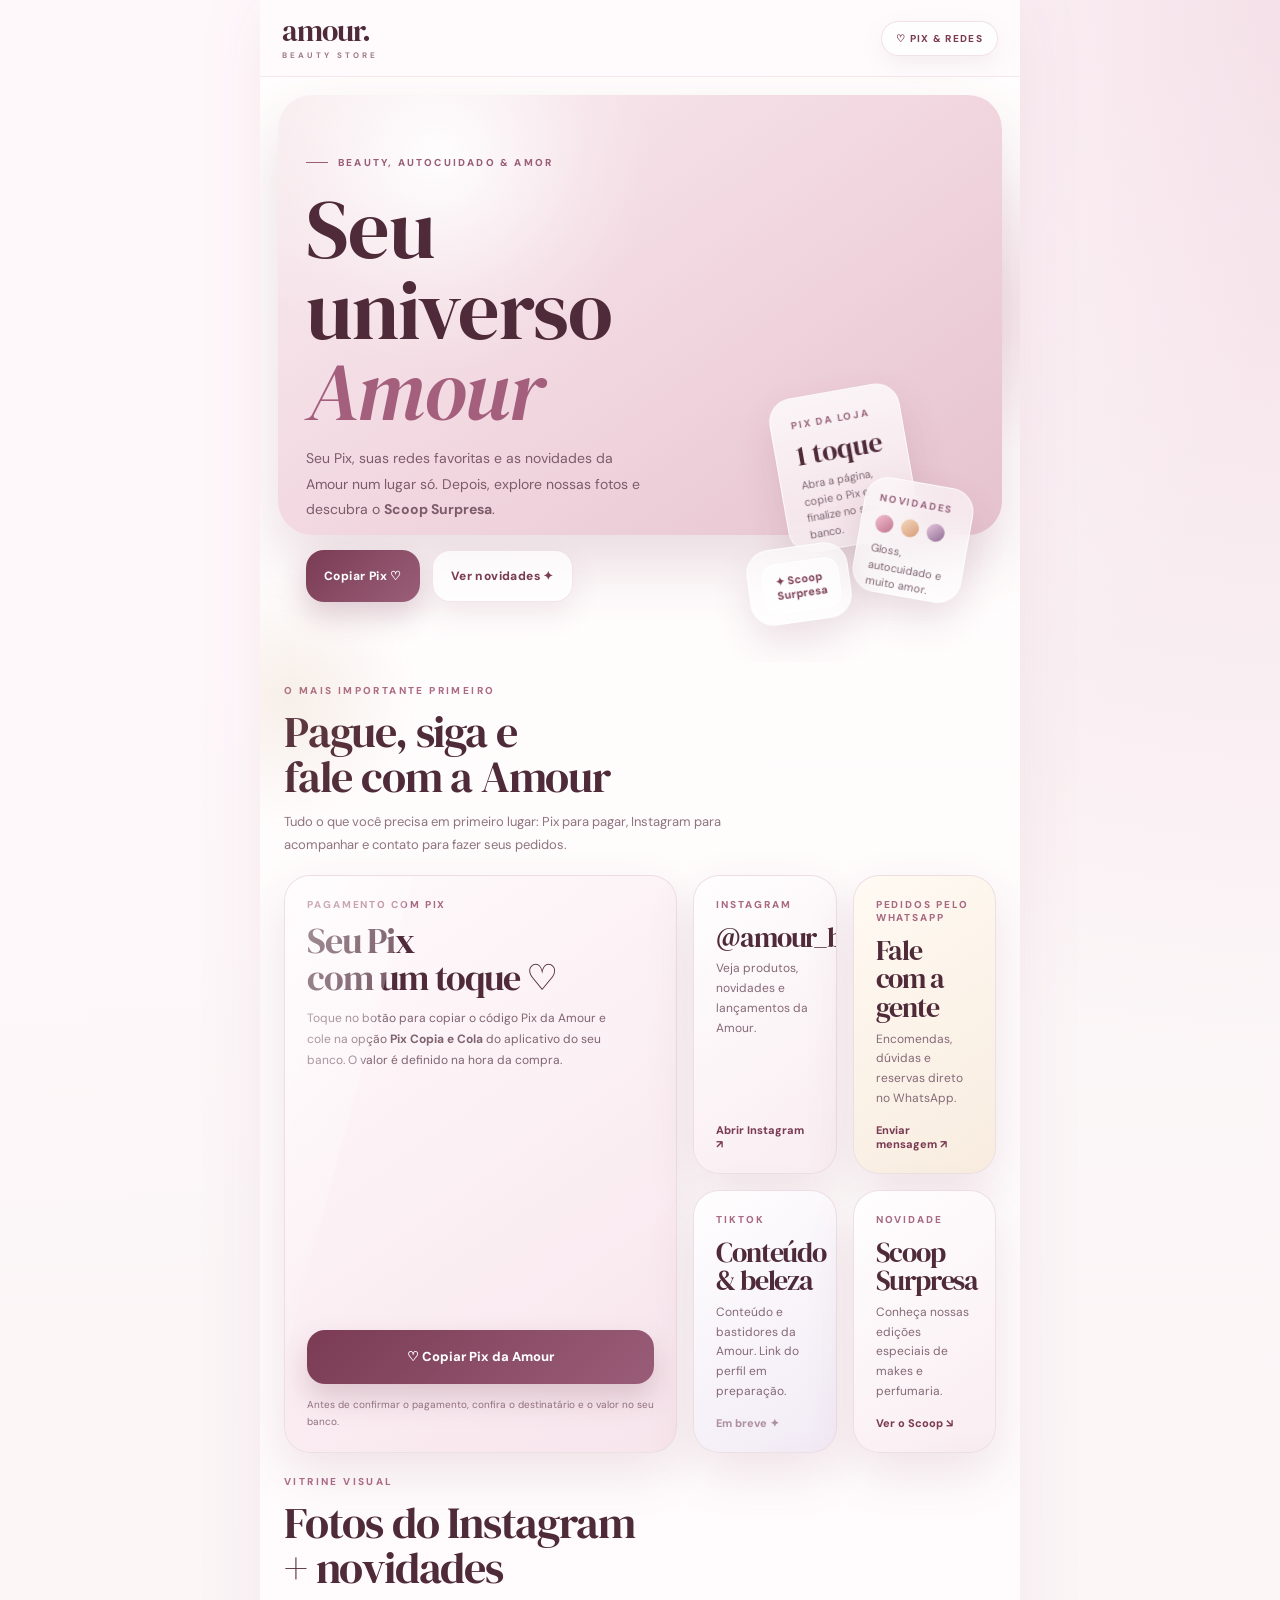
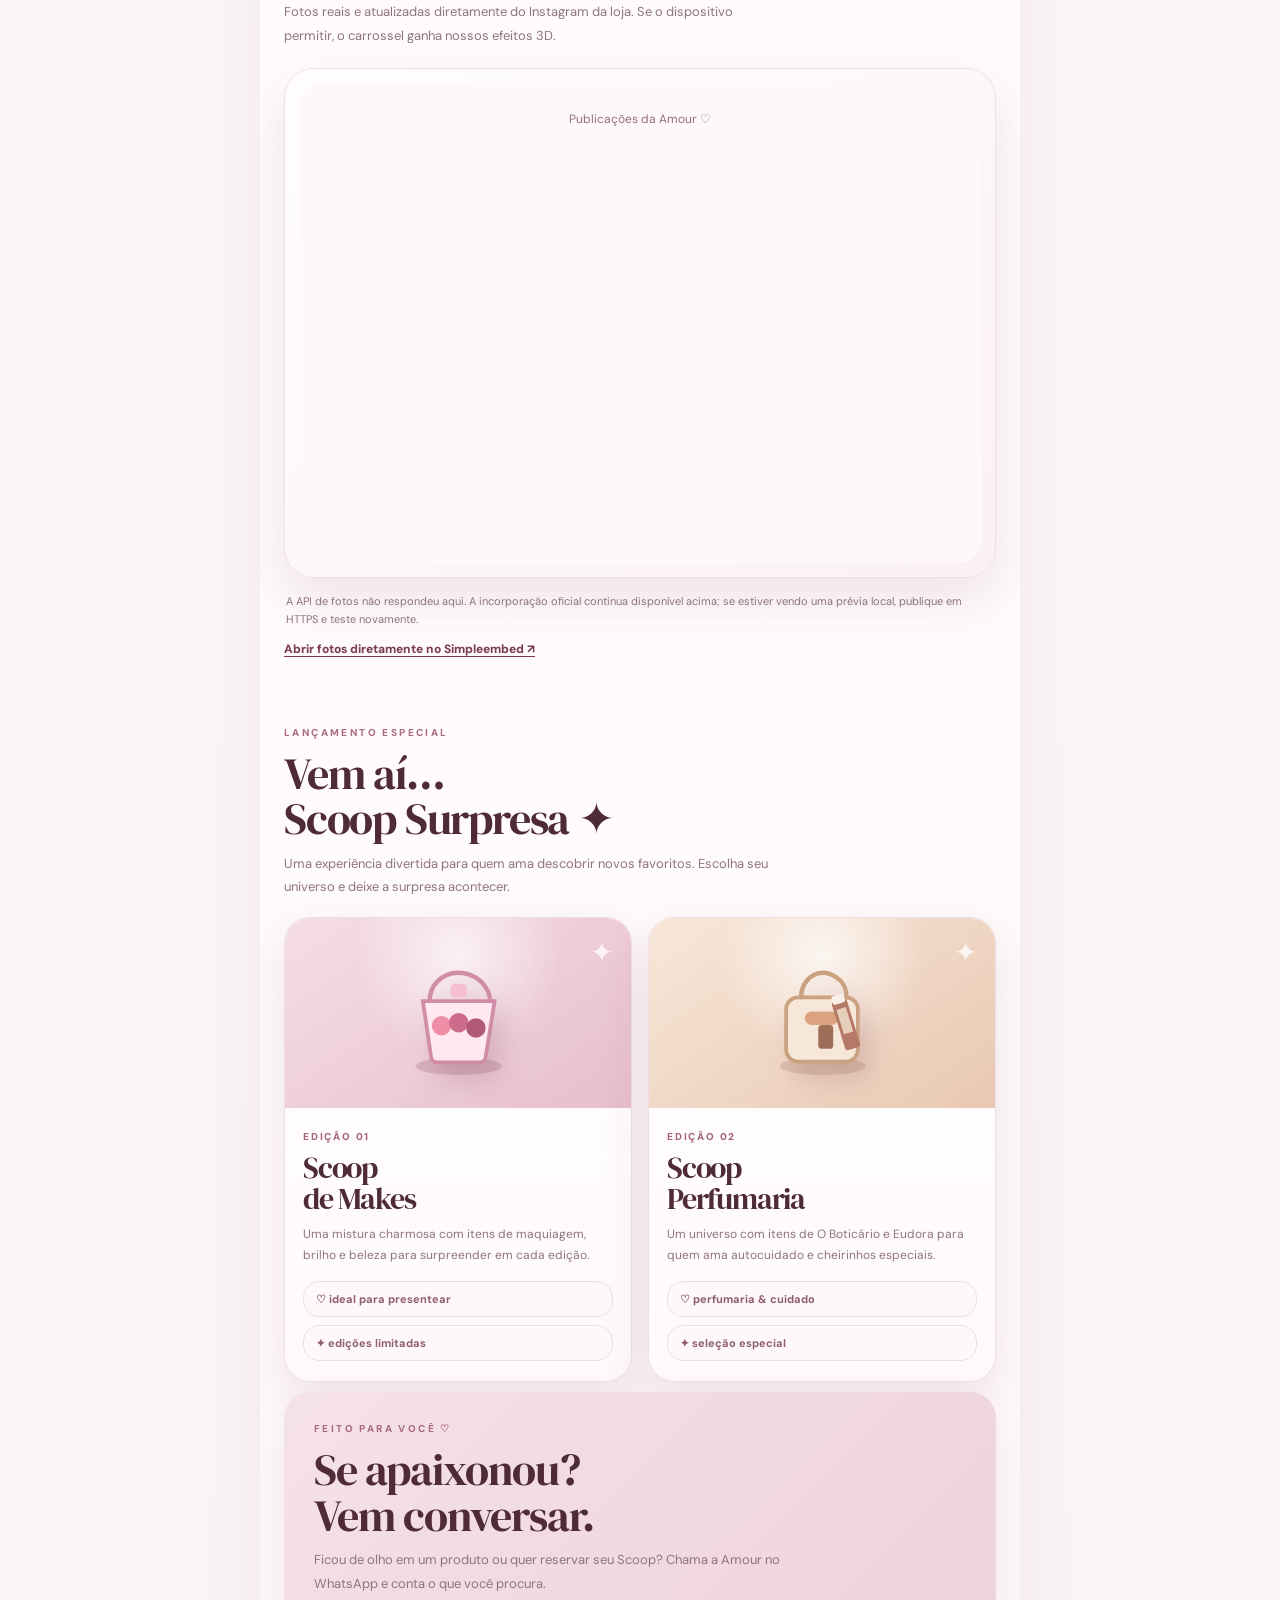
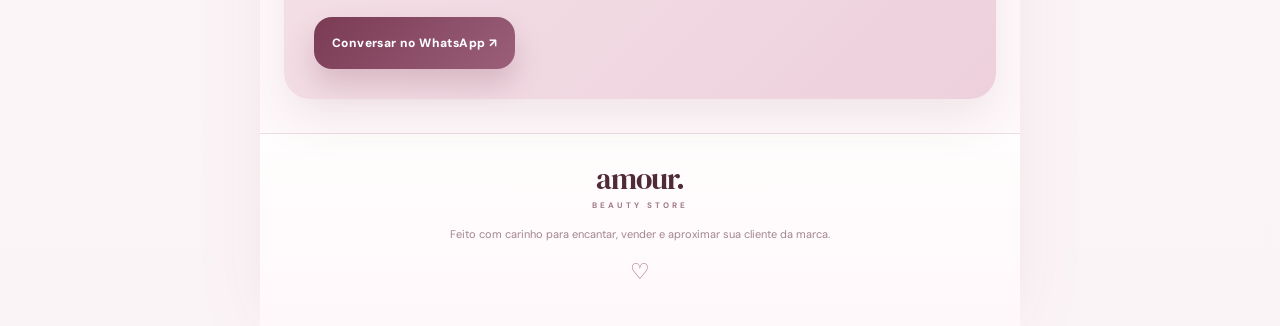
<file: amour-beauty-nfc/index.html>
<!doctype html>
<html lang="pt-BR">
<head>
  <meta charset="utf-8">
  <meta name="viewport" content="width=device-width, initial-scale=1, viewport-fit=cover">
  <meta name="theme-color" content="#f8eef1">
  <meta name="description" content="Amour Beauty Store — Pix, redes sociais, Scoop Surpresa e novidades do Instagram em uma vitrine elegante.">
  <meta property="og:title" content="Amour Beauty Store ♡">
  <meta property="og:description" content="Conheça a Amour, copie o Pix, acompanhe nossas redes e descubra o Scoop Surpresa.">
  <meta property="og:type" content="website">
  <title>Amour Beauty Store ♡</title>
  <link rel="preconnect" href="https://fonts.googleapis.com">
  <link rel="preconnect" href="https://fonts.gstatic.com" crossorigin>
  <link href="https://fonts.googleapis.com/css2?family=DM+Sans:wght@400;500;600;700;800&family=DM+Serif+Display:ital@0;1&display=swap" rel="stylesheet">
  <style>
    :root{
      --bg:#fcf7f8;
      --paper:#fffdfc;
      --paper-2:#fff7fa;
      --wine:#7a3b53;
      --wine-deep:#4f2a39;
      --rose:#b36683;
      --rose-soft:#d9b0bf;
      --blush:#f2dfe5;
      --blush-2:#f6eaee;
      --gold:#c9a276;
      --ink:#5c3b4a;
      --soft:#8f7480;
      --line:#ecdde3;
      --shadow:0 20px 50px rgba(122,59,83,.12);
      --shadow-2:0 30px 60px rgba(122,59,83,.16);
      --radius:26px;
    }

    *{box-sizing:border-box}
    html{scroll-behavior:smooth}
    body{
      margin:0;
      font-family:'DM Sans',Arial,sans-serif;
      color:var(--ink);
      background:
        radial-gradient(circle at top left, #fff8fb 0, #fff8fb 18%, transparent 35%),
        radial-gradient(circle at top right, #f4dfe7 0, transparent 28%),
        linear-gradient(180deg,#fcf7f8 0%,#fbf4f6 100%);
      -webkit-font-smoothing:antialiased;
      overflow-x:hidden;
    }
    a{text-decoration:none;color:inherit}
    button{font:inherit;cursor:pointer;border:0}
    button:focus-visible,a:focus-visible{outline:3px solid #d89fb5;outline-offset:4px}

    .page{
      max-width:760px;
      margin:0 auto;
      min-height:100vh;
      background:linear-gradient(180deg,#fffdfd 0%, #fff9fb 100%);
      position:relative;
      overflow:hidden;
      box-shadow:0 0 70px rgba(122,59,83,.07);
    }
    .page::before,
    .page::after{
      content:'';
      position:absolute;
      border-radius:50%;
      pointer-events:none;
      filter:blur(8px);
    }
    .page::before{
      width:300px;height:300px;right:-100px;top:160px;
      background:radial-gradient(circle,rgba(219,176,191,.34) 0%,rgba(219,176,191,0) 70%);
    }
    .page::after{
      width:240px;height:240px;left:-90px;top:580px;
      background:radial-gradient(circle,rgba(201,162,118,.15) 0%,rgba(201,162,118,0) 72%);
    }

    .topbar{
      position:sticky; top:0; z-index:40;
      backdrop-filter:blur(18px);
      background:rgba(255,250,251,.72);
      border-bottom:1px solid rgba(236,221,227,.65);
      display:flex; align-items:center; justify-content:space-between;
      padding:18px 22px;
    }
    .brand{
      font-family:'DM Serif Display',Georgia,serif;
      font-size:30px;
      color:var(--wine-deep);
      line-height:.85;
      letter-spacing:-1px;
    }
    .brand small{
      display:block;
      margin-top:8px;
      font-family:'DM Sans',sans-serif;
      font-size:8px;
      font-weight:800;
      letter-spacing:3px;
      text-transform:uppercase;
      color:#a17c8c;
    }
    .mini-pill{
      display:inline-flex;align-items:center;gap:8px;
      border:1px solid rgba(179,102,131,.18);
      background:rgba(255,255,255,.75);
      color:var(--wine);
      padding:10px 14px;
      border-radius:999px;
      font-size:10px;
      font-weight:800;
      letter-spacing:1.3px;
      text-transform:uppercase;
      box-shadow:0 8px 24px rgba(122,59,83,.08);
      white-space:nowrap;
    }

    .hero{
      position:relative;
      padding:42px 24px 26px;
      overflow:hidden;
    }
    .hero::before{
      content:'';
      position:absolute;
      inset:18px 18px auto;
      height:440px;
      border-radius:34px;
      background:
        radial-gradient(circle at 22% 14%, rgba(255,255,255,.95), rgba(255,255,255,.2) 22%, transparent 32%),
        linear-gradient(145deg,#f8ecef 0%,#f2d8e1 48%,#e5c2ce 100%);
      box-shadow:var(--shadow-2);
      z-index:0;
    }
    .hero-inner{position:relative;z-index:1;padding:28px 22px 34px;min-height:404px}
    .eyebrow{
      display:inline-flex;align-items:center;gap:10px;
      font-size:10px;font-weight:800;letter-spacing:2.2px;text-transform:uppercase;color:#995d77;
    }
    .eyebrow::before{content:'';width:22px;height:1px;background:currentColor}
    h1,.section-title,.pix-title,.scoop-title,.spotlight-title,.social-title{font-family:'DM Serif Display',Georgia,serif;font-weight:400;letter-spacing:-1.2px}
    h1{
      margin:20px 0 16px;
      font-size:clamp(52px,10.7vw,82px);
      line-height:.98;
      color:var(--wine-deep);
      max-width:430px;
    }
    h1 em{font-style:italic;color:#a35f7c}
    .hero p{
      margin:0;
      max-width:340px;
      font-size:14px;
      line-height:1.8;
      color:#7c5b6a;
    }
    .hero-actions{
      display:flex;flex-wrap:wrap;gap:12px;
      margin-top:28px;
    }
    .btn{
      display:inline-flex;align-items:center;justify-content:center;gap:10px;
      min-height:52px;padding:0 18px;border-radius:18px;
      font-weight:800;font-size:12px;letter-spacing:.4px;
      transition:transform .25s ease, box-shadow .25s ease, background .25s ease;
      transform-style:preserve-3d;
    }
    .btn:hover{transform:translateY(-2px) rotateX(3deg);box-shadow:0 16px 30px rgba(122,59,83,.16)}
    .btn-primary{background:linear-gradient(135deg,var(--wine),#9b5f7a);color:#fff;box-shadow:0 15px 28px rgba(122,59,83,.22)}
    .btn-secondary{background:rgba(255,255,255,.72);border:1px solid rgba(179,102,131,.16);color:var(--wine);box-shadow:0 12px 30px rgba(122,59,83,.09)}

    .floating-stack{
      position:absolute;right:28px;bottom:14px;width:230px;height:240px;pointer-events:none;
    }
    .float-card{
      position:absolute;border-radius:24px;background:rgba(255,255,255,.6);
      border:1px solid rgba(255,255,255,.72);
      backdrop-filter:blur(18px);
      box-shadow:0 18px 38px rgba(122,59,83,.14);
      animation:float 6s ease-in-out infinite;
      transform-style:preserve-3d;
    }
    .float-card.one{width:132px;height:156px;right:58px;top:8px;transform:rotate(-10deg);padding:20px;background:linear-gradient(180deg, rgba(255,255,255,.77), rgba(255,255,255,.45));}
    .float-card.two{width:110px;height:116px;right:0;bottom:24px;transform:rotate(10deg);animation-delay:1s;padding:14px}
    .float-card.three{width:102px;height:76px;left:10px;bottom:0;transform:rotate(-8deg);animation-delay:1.8s;padding:14px}
    .float-label{font-size:10px;text-transform:uppercase;letter-spacing:1.8px;font-weight:800;color:#9a657d;display:block;margin-bottom:10px}
    .float-title{font-family:'DM Serif Display',serif;font-size:28px;line-height:1;color:var(--wine-deep)}
    .float-sub{font-size:11px;line-height:1.5;color:#7e6471;margin-top:8px}
    .mini-orbs{display:flex;gap:8px;margin-top:8px}
    .mini-orbs span{display:block;width:18px;height:18px;border-radius:50%;background:linear-gradient(135deg,#f5bfd0,#bd748e)}
    .mini-orbs span:nth-child(2){background:linear-gradient(135deg,#f4d8be,#d69b79)}
    .mini-orbs span:nth-child(3){background:linear-gradient(135deg,#e6c7dd,#8d6a93)}
    .glass-chip{
      display:inline-flex;align-items:center;gap:8px;
      padding:10px 12px;border-radius:14px;
      background:rgba(255,255,255,.62);
      border:1px solid rgba(255,255,255,.8);
      font-size:11px;font-weight:700;color:var(--wine);
    }

    .section{padding:22px 24px 0;scroll-margin-top:82px}
    .section-overline{
      display:block;margin-bottom:12px;
      font-size:10px;font-weight:800;letter-spacing:2.4px;text-transform:uppercase;color:#ab6a85;
    }
    .section-title{margin:0 0 10px;font-size:44px;line-height:1.03;color:var(--wine-deep)}
    .section-text{margin:0;max-width:500px;color:var(--soft);font-size:13px;line-height:1.82}

    .action-grid{
      display:grid;
      grid-template-columns:1.3fr 1fr;
      gap:16px;
      margin-top:18px;
    }
    .card{
      position:relative;
      background:linear-gradient(180deg,rgba(255,255,255,.94),rgba(255,248,250,.92));
      border:1px solid rgba(236,221,227,.9);
      border-radius:var(--radius);
      padding:22px;
      box-shadow:var(--shadow);
      overflow:hidden;
      transform-style:preserve-3d;
      transition:transform .35s ease, box-shadow .35s ease, border-color .35s ease;
    }
    .card:hover{transform:translateY(-4px) rotateX(2deg) rotateY(-2deg);box-shadow:var(--shadow-2);border-color:#e5ccd6}
    .card::after{
      content:'';position:absolute;inset:auto -20% -55% 35%;height:180px;
      background:radial-gradient(circle,rgba(220,177,193,.16),rgba(220,177,193,0) 70%);
      pointer-events:none;
    }
    .card.big{min-height:255px}
    .social-wrap{display:grid;grid-template-columns:1fr 1fr;gap:16px}
    .pix-card{display:flex;flex-direction:column;justify-content:space-between;background:linear-gradient(145deg,#fffafc 0%,#f7e5ec 100%)}
    .pix-top small,.social-card small,.mini-card small{display:block;font-size:10px;font-weight:800;letter-spacing:1.9px;text-transform:uppercase;color:#a86982;margin-bottom:12px}
    .pix-title{font-size:36px;line-height:1.02;color:var(--wine-deep);margin:0 0 12px}
    .pix-card p{font-size:12px;line-height:1.75;color:#7f6370;margin:0 0 18px;max-width:320px}
    .pix-button{width:100%;min-height:54px;border-radius:18px;background:linear-gradient(135deg,var(--wine),#9a5d79);color:#fff;font-size:13px;font-weight:800;box-shadow:0 14px 28px rgba(122,59,83,.22)}
    .pix-note{display:block;margin-top:12px;font-size:10px;line-height:1.7;color:#916f80}

    .social-card{min-height:119px;display:flex;flex-direction:column;justify-content:space-between}
    .social-card .social-title{font-size:28px;line-height:1.02;color:var(--wine-deep);margin:0 0 8px}
    .social-card p{margin:0;color:#856977;font-size:12px;line-height:1.65}
    .social-link{display:inline-flex;align-items:center;gap:8px;margin-top:14px;font-size:11px;font-weight:800;color:var(--wine)}
    .social-card.gradient{background:linear-gradient(145deg,#fffefe 0%,#f9edf1 100%)}
    .social-card.highlight{background:linear-gradient(145deg,#fffaf3 0%,#f8ecdf 100%)}
    .social-card.soft{background:linear-gradient(145deg,#fffefe 0%,#f2ebf6 100%)}
    .social-link.muted{color:#ae91a0;cursor:default}
    .shine::before{
      content:'';position:absolute;inset:-30% auto auto -60%;width:70%;height:170%;
      background:linear-gradient(100deg,transparent,rgba(255,255,255,.45),transparent);
      transform:rotate(15deg);animation:shine 5.2s linear infinite;
      pointer-events:none;
    }

    .spotlight{
      margin-top:18px;
      display:grid;grid-template-columns:1fr 1fr;gap:16px;
    }
    .spot-card{padding:0;overflow:hidden;min-height:350px}
    .spot-card .visual{
      height:190px;display:flex;align-items:center;justify-content:center;position:relative;overflow:hidden;
      background:radial-gradient(circle at 50% 20%, rgba(255,255,255,.7), rgba(255,255,255,0) 45%), linear-gradient(145deg,#f5dde6 0%,#e7becd 100%);
    }
    .spot-card:nth-child(2) .visual{background:radial-gradient(circle at 50% 20%, rgba(255,255,255,.74), rgba(255,255,255,0) 45%), linear-gradient(145deg,#f7e7d9 0%,#e9c8b2 100%)}
    .visual::after{content:'✦';position:absolute;right:18px;top:16px;font-size:28px;color:#ffffffc4}
    .visual svg{width:142px;height:150px;filter:drop-shadow(10px 14px 12px rgba(122,59,83,.18))}
    .spot-body{padding:22px 18px 20px}
    .spot-body small{display:block;font-size:10px;font-weight:800;letter-spacing:1.8px;text-transform:uppercase;color:#a6627c;margin-bottom:10px}
    .spotlight-title{font-size:30px;line-height:1.02;margin:0 0 10px;color:var(--wine-deep)}
    .spot-body p{font-size:12px;line-height:1.72;color:var(--soft);margin:0 0 16px}
    .spot-list{display:grid;gap:8px;margin-top:12px}
    .spot-chip{display:inline-flex;align-items:center;gap:8px;padding:10px 12px;border-radius:16px;background:#fff8fa;border:1px solid #f0dde4;font-size:11px;font-weight:700;color:#8d5d71}

    .feed-section{padding-bottom:46px}
    .feed-head{display:flex;align-items:flex-end;justify-content:space-between;gap:18px}
    .feed-controls{display:flex;gap:8px;flex-shrink:0}
    .icon-btn{
      width:40px;height:40px;border-radius:50%;display:grid;place-items:center;
      background:rgba(255,255,255,.86);border:1px solid #e7d4dc;color:var(--wine);
      box-shadow:0 10px 20px rgba(122,59,83,.08);font-size:22px;
    }
    .feed-frame{
      margin-top:20px;
      padding:14px;
      border-radius:30px;
      background:linear-gradient(145deg,#fffdfd 0%,#fbf1f5 100%);
      border:1px solid #efdee5;
      box-shadow:var(--shadow);
    }
    .gallery-track{
      display:flex;gap:14px;overflow-x:auto;scroll-snap-type:x mandatory;scrollbar-width:none;padding-bottom:8px;
      scroll-behavior:smooth;
    }
    .gallery-track::-webkit-scrollbar{display:none}
    .slide{
      position:relative;flex:0 0 76%;max-width:330px;min-height:360px;border-radius:26px;overflow:hidden;
      scroll-snap-align:start;
      background:linear-gradient(145deg,#e7c8d2,#d8b1c1);
      box-shadow:0 18px 34px rgba(122,59,83,.14);
    }
    .slide:nth-child(2n){background:linear-gradient(145deg,#ead7c6,#dcb89e)}
    .slide:nth-child(3n){background:linear-gradient(145deg,#e2d6e7,#c0afca)}
    .slide .illustration{
      height:100%;display:grid;place-items:center;
      background:radial-gradient(circle at center, rgba(255,255,255,.36), transparent 65%);
    }
    .slide .illustration svg{width:80%;height:82%;filter:drop-shadow(4px 18px 16px rgba(73,42,55,.2))}
    .slide-info{
      position:absolute;left:0;right:0;bottom:0;padding:70px 18px 20px;
      background:linear-gradient(transparent, rgba(60,31,45,.83));
      color:#fff;z-index:1;
    }
    .slide-info span{display:block;font-size:10px;font-weight:700;letter-spacing:1.8px;text-transform:uppercase;margin-bottom:6px;opacity:.92}
    .slide-info strong{font-family:'DM Serif Display',serif;font-size:26px;font-weight:400;line-height:1.02}
    .slide.post{transform:translateZ(0);transition:transform .35s ease,box-shadow .35s ease}
    .slide.post:hover{transform:translateY(-4px) rotateY(-1.5deg);box-shadow:0 25px 44px rgba(122,59,83,.21)}
    .slide.post img{position:absolute;inset:0;width:100%;height:100%;object-fit:cover;transition:transform .7s cubic-bezier(.2,.7,.2,1)}
    .slide.post:hover img{transform:scale(1.04)}
    @media(prefers-reduced-motion:reduce){.slide.post,.slide.post img{transition:none}}
    .feed-note{margin:14px 2px 0;color:#8d7180;font-size:11px;line-height:1.7}
    /* Instagram: widget oficial visível por padrão; carrossel 3D se a API funcionar. */
    .instagram-embed-wrap{position:relative;min-height:480px;border-radius:22px;overflow:hidden;background:#fff8fa}
    /* A integração oficial cria e dimensiona seu próprio iframe; não force altura fixa. */
    .simpleembed-holder{width:100%;min-height:200px;display:block;overflow:hidden}
    .simpleembed-holder iframe{max-width:100%;border:0!important;display:block;margin:0 auto}
    .instagram-embed-wrap{isolation:isolate}

    .instagram-loading{padding:16px 14px 0;color:#916f80;font-size:12px;text-align:center}
    .feed-external{display:inline-flex;align-items:center;gap:6px;font-size:12px;font-weight:800;color:var(--wine);text-decoration:underline;text-underline-offset:3px;margin-top:12px}
    .feed-controls[hidden],.gallery-track[hidden],.instagram-embed-wrap[hidden]{display:none!important}
    .gallery-track[hidden]{visibility:hidden}



    .end-cta{margin:10px 24px 34px;padding:30px;border-radius:26px;background:linear-gradient(135deg,#f5e2e8,#edd0dc);box-shadow:0 20px 45px rgba(122,59,83,.1)}
    .end-cta .btn{margin-top:22px}
    .footer{
      border-top:1px solid var(--line);
      padding:32px 24px 40px;
      text-align:center;
      background:linear-gradient(180deg,#fffdfd 0%,#fff8fa 100%);
    }
    .footer p{margin:16px 0 0;font-size:11px;line-height:1.8;color:#a18591}
    .footer .heart{margin-top:12px;font-size:22px;color:#ad7389}

    .toast{
      position:fixed;left:50%;bottom:calc(22px + env(safe-area-inset-bottom));transform:translate(-50%,20px);
      background:#4e2a39;color:#fff;padding:13px 16px;border-radius:14px;font-size:12px;font-weight:700;
      box-shadow:0 18px 34px rgba(78,42,57,.35);opacity:0;pointer-events:none;transition:opacity .25s ease, transform .25s ease;z-index:100;
      max-width:calc(100vw - 26px);text-align:center;
    }
    .toast.show{opacity:1;transform:translate(-50%,0)}

    /* Fallback first: every section is visible even when JS/scroll observers fail. */
    .reveal{opacity:1;transform:none}
    .reveal.visible{animation:softRise .65s cubic-bezier(.2,.7,.2,1) both}
    @keyframes softRise{from{opacity:.92;transform:translateY(16px)}to{opacity:1;transform:translateY(0)}}

    @keyframes float{
      0%,100%{transform:translateY(0) rotate(var(--rot,0deg))}
      50%{transform:translateY(-10px) rotate(var(--rot,0deg))}
    }
    .float-card.one{--rot:-10deg}
    .float-card.two{--rot:10deg}
    .float-card.three{--rot:-8deg}
    @keyframes shine{
      0%{transform:translateX(0) rotate(15deg)}
      100%{transform:translateX(260%) rotate(15deg)}
    }

    @media (max-width:640px){
      .hero::before{inset:14px 14px auto;height:480px}
      .hero-inner{min-height:438px;padding:22px 18px 18px}
      .floating-stack{position:relative;right:auto;bottom:auto;width:100%;height:140px;margin-top:12px}
      .float-card.one{left:10px;right:auto}
      .float-card.two{right:16px}
      .float-card.three{left:115px}
      .action-grid,.spotlight{grid-template-columns:1fr}
      .social-wrap{grid-template-columns:1fr 1fr;gap:10px}
      .social-card{padding:16px;min-height:178px}
      .social-card .social-title{font-size:23px;word-break:break-word}
      .social-card p{font-size:11px}
      .card.big{min-height:auto}
      .slide{flex-basis:84%}
      .section-title{font-size:38px}
      .pix-title{font-size:32px}
    }

    @media (prefers-reduced-motion: reduce){
      html{scroll-behavior:auto}
      .float-card,.shine::before{animation:none}
      .reveal{opacity:1;transform:none}
      .card,.btn{transition:none}
    }
  </style>
</head>
<body>
  <div class="page">
    <header class="topbar">
      <a class="brand" href="#inicio">amour.<small>beauty store</small></a>
      <a class="mini-pill" href="#pix">♡ Pix & redes</a>
    </header>

    <section id="inicio" class="hero">
      <div class="hero-inner">
        <div class="eyebrow">Beauty, autocuidado & amor</div>
        <h1>Seu universo<br><em>Amour</em></h1>
        <p>
          Seu Pix, suas redes favoritas e as novidades da Amour num lugar só. Depois, explore nossas fotos e descubra o <strong>Scoop Surpresa</strong>.
        </p>
        <div class="hero-actions">
          <a href="#pix" class="btn btn-primary">Copiar Pix ♡</a>
          <a href="#novidades" class="btn btn-secondary">Ver novidades ✦</a>
        </div>

        <div class="floating-stack" aria-hidden="true">
          <div class="float-card one">
            <span class="float-label">Pix da loja</span>
            <div class="float-title">1 toque</div>
            <div class="float-sub">Abra a página, copie o Pix e finalize no seu banco.</div>
          </div>
          <div class="float-card two">
            <span class="float-label">Novidades</span>
            <div class="mini-orbs"><span></span><span></span><span></span></div>
            <div class="float-sub">Gloss, autocuidado e muito amor.</div>
          </div>
          <div class="float-card three">
            <span class="glass-chip">✦ Scoop Surpresa</span>
          </div>
        </div>
      </div>
    </section>

    <main>
      <section id="pix" class="section reveal">
        <span class="section-overline">O mais importante primeiro</span>
        <h2 class="section-title">Pague, siga e<br>fale com a Amour</h2>
        <p class="section-text">
          Tudo o que você precisa em primeiro lugar: Pix para pagar, Instagram para acompanhar e contato para fazer seus pedidos.
        </p>

        <div class="action-grid">
          <article class="card pix-card big shine">
            <div class="pix-top">
              <small>PAGAMENTO COM PIX</small>
              <h3 class="pix-title">Seu Pix<br>com um toque ♡</h3>
              <p>
                Toque no botão para copiar o código Pix da Amour e cole na opção <strong>Pix Copia e Cola</strong> do aplicativo do seu banco. O valor é definido na hora da compra.
              </p>
            </div>
            <div>
              <button id="copyPix" type="button" class="pix-button">♡ Copiar Pix da Amour</button>
              <span class="pix-note">Antes de confirmar o pagamento, confira o destinatário e o valor no seu banco.</span>
            </div>
          </article>

          <div class="social-wrap">
            <article class="card social-card gradient reveal">
              <div>
                <small>INSTAGRAM</small>
                <h3 class="social-title">@amour_beauty.store</h3>
                <p>Veja produtos, novidades e lançamentos da Amour.</p>
              </div>
              <a class="social-link" id="instagramLink" href="https://www.instagram.com/amour_beauty.store/" target="_blank" rel="noopener noreferrer">Abrir Instagram ↗</a>
            </article>

            <article class="card social-card highlight reveal">
              <div>
                <small>PEDIDOS PELO WHATSAPP</small>
                <h3 class="social-title">Fale com a gente</h3>
                <p>Encomendas, dúvidas e reservas direto no WhatsApp.</p>
              </div>
              <a class="social-link" id="whatsappLink" href="https://wa.me/5511953066073?text=Oi%21%20Vim%20pela%20pagina%20da%20Amour%20Beauty%20e%20quero%20conhecer%20os%20produtos.%20%F0%9F%92%97" target="_blank" rel="noopener noreferrer">Enviar mensagem ↗</a>
            </article>

            <article class="card social-card soft reveal">
              <div>
                <small>TIKTOK</small>
                <h3 class="social-title">Conteúdo & beleza</h3>
                <p>Conteúdo e bastidores da Amour. Link do perfil em preparação.</p>
              </div>
              <span class="social-link muted" id="tiktokLink" aria-label="Link do TikTok ainda não configurado">Em breve ✦</span>
            </article>

            <article class="card social-card gradient reveal">
              <div>
                <small>NOVIDADE</small>
                <h3 class="social-title">Scoop Surpresa</h3>
                <p>Conheça nossas edições especiais de makes e perfumaria.</p>
              </div>
              <a class="social-link" href="#scoop">Ver o Scoop ↘</a>
            </article>
          </div>
        </div>
      </section>

      <section id="novidades" class="section feed-section reveal">
        <span class="section-overline">Vitrine visual</span>
        <div class="feed-head">
          <div>
            <h2 class="section-title">Fotos do Instagram<br>+ novidades</h2>
            <p class="section-text">Fotos reais e atualizadas diretamente do Instagram da loja. Se o dispositivo permitir, o carrossel ganha nossos efeitos 3D.</p>
          </div>
          <div class="feed-controls" id="feedControls" hidden>
            <button class="icon-btn" id="prevSlide" aria-label="Foto anterior">‹</button>
            <button class="icon-btn" id="nextSlide" aria-label="Próxima foto">›</button>
          </div>
        </div>

        <div class="feed-frame">
          <!-- O feed oficial aparece imediatamente; o carrossel 3D personalizado substitui
               apenas se a API retornar fotos válidas. Não exibimos fotos fictícias. -->
          <div id="officialFeed" class="instagram-embed-wrap" aria-label="Publicações recentes do Instagram da Amour">
            <p class="instagram-loading" id="officialLoading">Publicações da Amour ♡</p>
            <!-- Integração OFICIAL do Simpleembed recomendada pelo fornecedor.
                 Em arquivo local e em prévias internas scripts externos podem ser bloqueados.
                 O teste definitivo deve ser feito em HTTPS num site publicado. -->
            <div class="simpleembed-holder">
              <script src="https://simpleembed.com/embed.js" data-feed-id="FEUGHuOvfLsMc7kSg35B" async></script>
            </div>
          </div>
          <div id="galleryTrack" class="gallery-track" aria-label="Carrossel de novidades" tabindex="0" hidden></div>
        </div>
        <p id="galleryFootnote" class="feed-note">Fotos da @amour_beauty.store são carregadas ao abrir esta página em um site HTTPS publicado.</p>
        <a class="feed-external" href="https://simpleembed.com/embed/FEUGHuOvfLsMc7kSg35B" target="_blank" rel="noopener noreferrer">Abrir fotos diretamente no Simpleembed ↗</a>
        <noscript><p class="feed-note">Para visualizar as fotos no site, habilite JavaScript ou visite <a href="https://www.instagram.com/amour_beauty.store/" rel="noopener noreferrer">o Instagram da loja</a>.</p></noscript>
      </section>
      <section id="scoop" class="section reveal">
        <span class="section-overline">Lançamento especial</span>
        <h2 class="section-title">Vem aí…<br>Scoop Surpresa ✦</h2>
        <p class="section-text">
          Uma experiência divertida para quem ama descobrir novos favoritos. Escolha seu universo e deixe a surpresa acontecer.
        </p>

        <div class="spotlight">
          <article class="card spot-card reveal">
            <div class="visual">
              <svg viewBox="0 0 190 190" aria-hidden="true"><ellipse cx="96" cy="166" rx="58" ry="12" fill="#82465a35"/><path d="M48 79h96l-12 75a8 8 0 0 1-8 7H67a8 8 0 0 1-8-7z" fill="#ffe8f0" stroke="#d18da8" stroke-width="5"/><path d="M57 79c0-21 17-38 38-38 12 0 22 4 30 11 8 8 13 17 13 27" fill="none" stroke="#d18da8" stroke-width="6" stroke-linecap="round"/><circle cx="73" cy="112" r="13" fill="#ef8ea7"/><circle cx="96" cy="108" r="13" fill="#cc6a8a"/><circle cx="119" cy="115" r="13" fill="#b05a76"/><rect x="85" y="56" width="22" height="18" rx="6" fill="#f6bfd0"/></svg>
            </div>
            <div class="spot-body">
              <small>EDIÇÃO 01</small>
              <h3 class="spotlight-title">Scoop<br>de Makes</h3>
              <p>Uma mistura charmosa com itens de maquiagem, brilho e beleza para surpreender em cada edição.</p>
              <div class="spot-list">
                <span class="spot-chip">♡ ideal para presentear</span>
                <span class="spot-chip">✦ edições limitadas</span>
              </div>
            </div>
          </article>

          <article class="card spot-card reveal">
            <div class="visual">
              <svg viewBox="0 0 190 190" aria-hidden="true"><ellipse cx="96" cy="166" rx="58" ry="12" fill="#8b5e4530"/><rect x="47" y="74" width="96" height="86" rx="16" fill="#f7e7d9" stroke="#caa27f" stroke-width="5"/><path d="M67 74c0-18 13-33 29-33 7 0 14 3 19 7 8 5 13 15 13 26" fill="none" stroke="#caa27f" stroke-width="6" stroke-linecap="round"/><rect x="72" y="93" width="45" height="18" rx="9" fill="#dba37f"/><rect x="90" y="111" width="20" height="32" rx="5" fill="#9f6e59"/><g transform="rotate(-17 128 115)"><rect x="118" y="77" width="21" height="67" rx="4" fill="#b57a67"/><rect x="120" y="69" width="17" height="12" rx="3" fill="#f8f0e8"/><rect x="122" y="88" width="13" height="34" fill="#e5cfba"/></g></svg>
            </div>
            <div class="spot-body">
              <small>EDIÇÃO 02</small>
              <h3 class="spotlight-title">Scoop<br>Perfumaria</h3>
              <p>Um universo com itens de O Boticário e Eudora para quem ama autocuidado e cheirinhos especiais.</p>
              <div class="spot-list">
                <span class="spot-chip">♡ perfumaria & cuidado</span>
                <span class="spot-chip">✦ seleção especial</span>
              </div>
            </div>
          </article>
        </div>
      </section>

      <section class="section end-cta reveal" id="contato">
        <span class="section-overline">Feito para você ♡</span>
        <h2 class="section-title">Se apaixonou?<br>Vem conversar.</h2>
        <p class="section-text">Ficou de olho em um produto ou quer reservar seu Scoop? Chama a Amour no WhatsApp e conta o que você procura.</p>
        <a class="btn btn-primary" href="https://wa.me/5511953066073?text=Oi%21%20Vim%20pela%20pagina%20da%20Amour%20Beauty%20e%20quero%20conhecer%20os%20produtos.%20%F0%9F%92%97" target="_blank" rel="noopener noreferrer">Conversar no WhatsApp ↗</a>
      </section>
    </main>

    <footer class="footer">
      <a href="#inicio" class="brand">amour.<small>beauty store</small></a>
      <p>Feito com carinho para encantar, vender e aproximar sua cliente da marca.</p>
      <div class="heart">♡</div>
    </footer>
  </div>

  <div class="toast" role="status" aria-live="polite" id="toast"></div>

  <script>
    // ===========================
    // CONFIGURAÇÃO DA AMOUR
    // ===========================
    const INSTAGRAM_FEED_ID = 'FEUGHuOvfLsMc7kSg35B';
    const PIX_COPIA_COLA = '00020101021226860014br.gov.bcb.pix2564pix.nubank.com.br/api/placa/05eb9ec0-e313-4699-8499-db469af90f765204000053039865802BR5913NAO INFORMADO6009SAO PAULO62070503***63043398';
    const INSTAGRAM_URL = 'https://www.instagram.com/amour_beauty.store/';
    const WHATSAPP_URL = 'https://wa.me/5511953066073?text=Oi%21%20Vim%20pela%20pagina%20da%20Amour%20Beauty%20e%20quero%20conhecer%20os%20produtos.%20%F0%9F%92%97';
    const TIKTOK_URL = ''; // adicione aqui o perfil da loja quando estiver pronto

    document.getElementById('instagramLink').href = INSTAGRAM_URL;
    document.getElementById('whatsappLink').href = WHATSAPP_URL;
    if(TIKTOK_URL){
      const placeholder = document.getElementById('tiktokLink');
      const link = document.createElement('a');
      link.className = 'social-link'; link.id = 'tiktokLink';
      link.href = TIKTOK_URL; link.target = '_blank'; link.rel = 'noopener noreferrer';
      link.textContent = 'Abrir TikTok ↗';
      placeholder.replaceWith(link);
    }

    const toast = document.getElementById('toast');
    let toastTimer;
    function showToast(message){
      toast.textContent = message;
      toast.classList.add('show');
      clearTimeout(toastTimer);
      toastTimer = setTimeout(()=>toast.classList.remove('show'), 3200);
    }

    async function copyText(text){
      if(navigator.clipboard && window.isSecureContext){
        await navigator.clipboard.writeText(text);
        return;
      }
      const field = document.createElement('textarea');
      field.value = text;
      field.style.cssText = 'position:fixed;opacity:0;left:-9999px';
      document.body.appendChild(field);
      field.select();
      const done = document.execCommand('copy');
      field.remove();
      if(!done) throw new Error('copy unavailable');
    }

    document.getElementById('copyPix').addEventListener('click', async ()=>{
      try{
        await copyText(PIX_COPIA_COLA);
        showToast('Pix copiado! Cole no aplicativo do seu banco ♡');
      }catch(err){
        showToast('Não foi possível copiar. Tente abrir pelo navegador.');
      }
    });

    const track = document.getElementById('galleryTrack');
    const footnote = document.getElementById('galleryFootnote');
    const officialFeed = document.getElementById('officialFeed');
    const feedControls = document.getElementById('feedControls');
    function slideBy(dir){
      const slide = track.querySelector('.slide');
      if(!slide) return;
      const gap = 14;
      track.scrollBy({left: dir * (slide.getBoundingClientRect().width + gap), behavior:'smooth'});
    }
    document.getElementById('prevSlide').addEventListener('click', ()=>slideBy(-1));
    document.getElementById('nextSlide').addEventListener('click', ()=>slideBy(1));

    let autoTimer;
    function startAuto(){
      clearInterval(autoTimer);
      if(window.matchMedia('(prefers-reduced-motion: reduce)').matches) return;
      autoTimer = setInterval(()=>{
        if(document.hidden || track.hidden) return;
        const max = track.scrollWidth - track.clientWidth;
        if(track.scrollLeft >= max - 12){
          track.scrollTo({left:0, behavior:'smooth'});
        } else {
          slideBy(1);
        }
      }, 3900);
    }
    track.addEventListener('pointerdown', ()=>clearInterval(autoTimer));
    track.addEventListener('pointerup', startAuto);
    track.addEventListener('mouseenter', ()=>clearInterval(autoTimer));
    track.addEventListener('mouseleave', startAuto);
    track.addEventListener('focusin', ()=>clearInterval(autoTimer));
    track.addEventListener('focusout', startAuto);

    // animação suave ao rolar
    if('IntersectionObserver' in window && !window.matchMedia('(prefers-reduced-motion: reduce)').matches){
      const observer = new IntersectionObserver((entries)=>{
        entries.forEach(entry=>{
          if(entry.isIntersecting){
            entry.target.classList.add('visible');
            observer.unobserve(entry.target);
          }
        });
      }, {threshold:.08});
      document.querySelectorAll('.reveal').forEach(el=>observer.observe(el));
    }

    // O snippet oficial do Simpleembed exibe o feed por conta própria.
    // O carrossel 3D só substitui o widget quando a API responde e uma imagem REAL carrega.
    async function loadInstagram(){
      const id = INSTAGRAM_FEED_ID.trim();
      if(!id) return;
      try{
        const controller = new AbortController();
        const timeout = setTimeout(() => controller.abort(), 9000);
        let response;
        try {
          response = await fetch('https://simpleembed.com/api/feeds/' + encodeURIComponent(id), {
            signal: controller.signal,
            cache:'no-store'
          });
        } finally { clearTimeout(timeout); }
        if(!response.ok) throw new Error('Feed HTTP ' + response.status);
        const data = await response.json();
        const posts = (Array.isArray(data.posts) ? data.posts : [])
          .filter(post => typeof post.imageUrl === 'string' && /^https:\/\//i.test(post.imageUrl)
                       && typeof post.permalink === 'string' && /^https:\/\//i.test(post.permalink))
          .slice(0,12);
        if(!posts.length) throw new Error('Sem fotos retornadas no JSON');

        // Só trocamos o widget pelo carrossel depois de confirmar que
        // ao menos uma imagem real carrega no navegador do visitante.
        await new Promise((resolve,reject)=>{
          const im = new Image();
          const timeout = setTimeout(()=>reject(new Error('Imagem demorou para carregar')),8000);
          im.onload = () => {clearTimeout(timeout);resolve()};
          im.onerror = () => {clearTimeout(timeout);reject(new Error('Não foi possível baixar a imagem'))};
          im.src = posts[0].imageUrl;
        });

        const frag=document.createDocumentFragment();
        for(const post of posts){
          const a = document.createElement('a');
          a.className = 'slide post';
          a.href = post.permalink;
          a.target = '_blank';
          a.rel = 'noopener noreferrer';
          a.setAttribute('aria-label','Abrir publicação da Amour no Instagram');
          const img = document.createElement('img');
          img.src = post.imageUrl;
          img.alt = (post.caption || 'Publicação da Amour no Instagram').slice(0,180);
          img.loading = 'lazy';
          img.decoding = 'async';
          const info = document.createElement('div');
          info.className = 'slide-info';
          const line = document.createElement('span'); line.textContent = 'Instagram da Amour';
          const strong = document.createElement('strong'); strong.textContent = 'Ver publicação ↗';
          info.append(line,strong);
          a.append(img,info);
          frag.appendChild(a);
        }
        track.replaceChildren(frag);
        officialFeed.hidden = true;
        track.hidden = false;
        feedControls.hidden = false;
        footnote.textContent = 'Fotos reais da Amour! O carrossel avança automaticamente e novos posts aparecem após a sincronização.';
        track.scrollLeft = 0;
        startAuto();
      }catch(error){
        // O iframe público oficial permanece no lugar — sem fotos falsas.
        console.warn('API Instagram indisponível; exibindo widget oficial.', error);
        footnote.textContent = 'A API de fotos não respondeu aqui. A incorporação oficial continua disponível acima; se estiver vendo uma prévia local, publique em HTTPS e teste novamente.';
      }
    }
    if(location.protocol === 'file:'){
      footnote.textContent = 'Você abriu um arquivo local. Para carregar o Instagram, publique esta página em HTTPS (GitHub Pages) e abra o link público.';
    } else {
      loadInstagram();
    }
  </script>
</body>
</html>
</file>
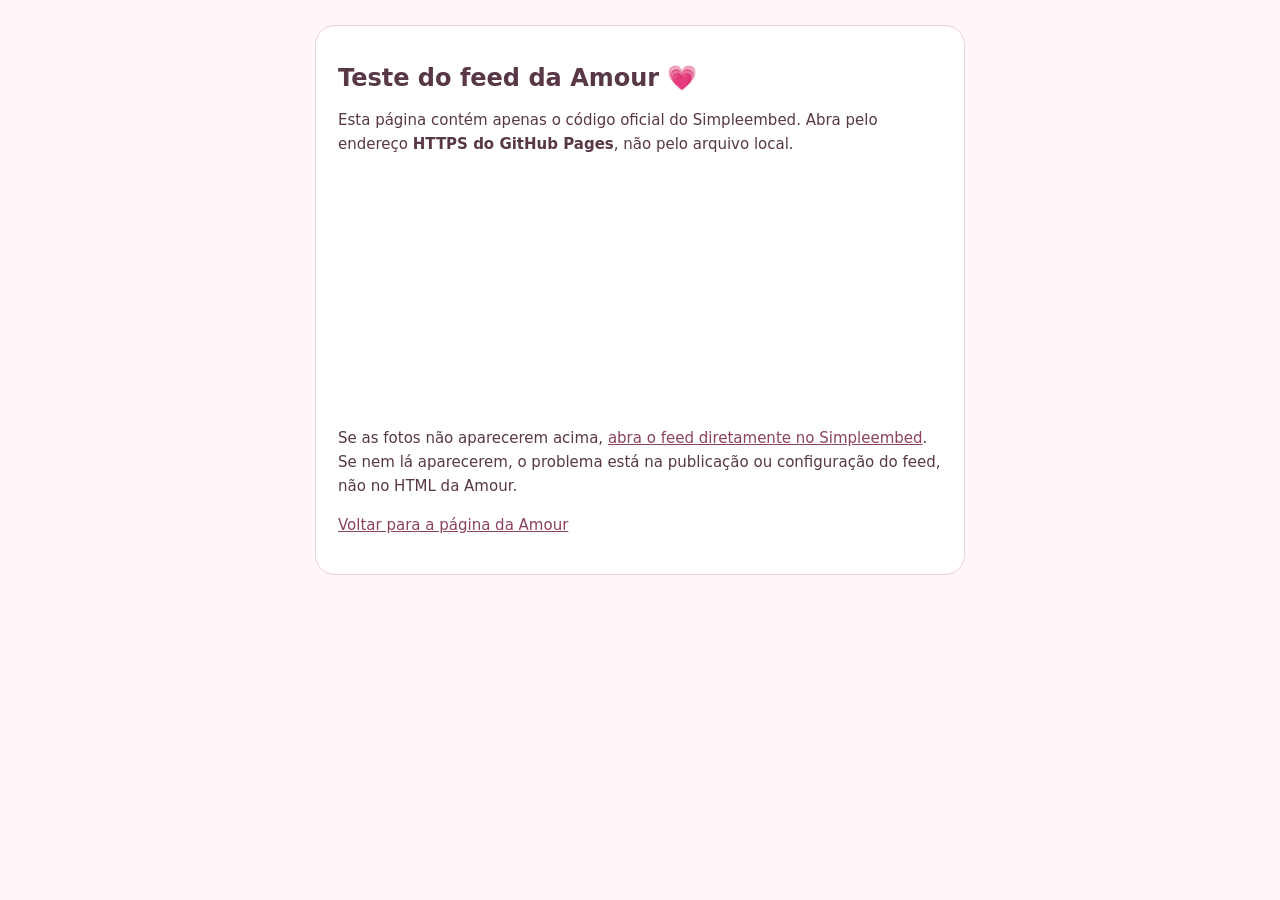
<file: amour-beauty-nfc/teste-instagram.html>
<!doctype html>
<html lang="pt-BR">
<head>
<meta charset="utf-8"><meta name="viewport" content="width=device-width,initial-scale=1">
<title>Teste do Instagram · Amour Beauty</title>
<style>body{font:15px system-ui,Arial;color:#583847;background:#fff7fa;margin:0;padding:25px;max-width:650px;margin:auto}h1{font-size:24px}p{line-height:1.6}main{background:#fff;padding:22px;border:1px solid #e7d1da;border-radius:20px}a{color:#8b4160}.embed{min-height:240px}</style>
</head>
<body>
<main>
<h1>Teste do feed da Amour 💗</h1>
<p>Esta página contém apenas o código oficial do Simpleembed. Abra pelo endereço <strong>HTTPS do GitHub Pages</strong>, não pelo arquivo local.</p>
<div class="embed">
<script src="https://simpleembed.com/embed.js" data-feed-id="FEUGHuOvfLsMc7kSg35B" async></script>
</div>
<p>Se as fotos não aparecerem acima, <a href="https://simpleembed.com/embed/FEUGHuOvfLsMc7kSg35B" target="_blank" rel="noopener noreferrer">abra o feed diretamente no Simpleembed</a>. Se nem lá aparecerem, o problema está na publicação ou configuração do feed, não no HTML da Amour.</p>
<p><a href="index.html">Voltar para a página da Amour</a></p>
</main>
</body>
</html>
</file>
